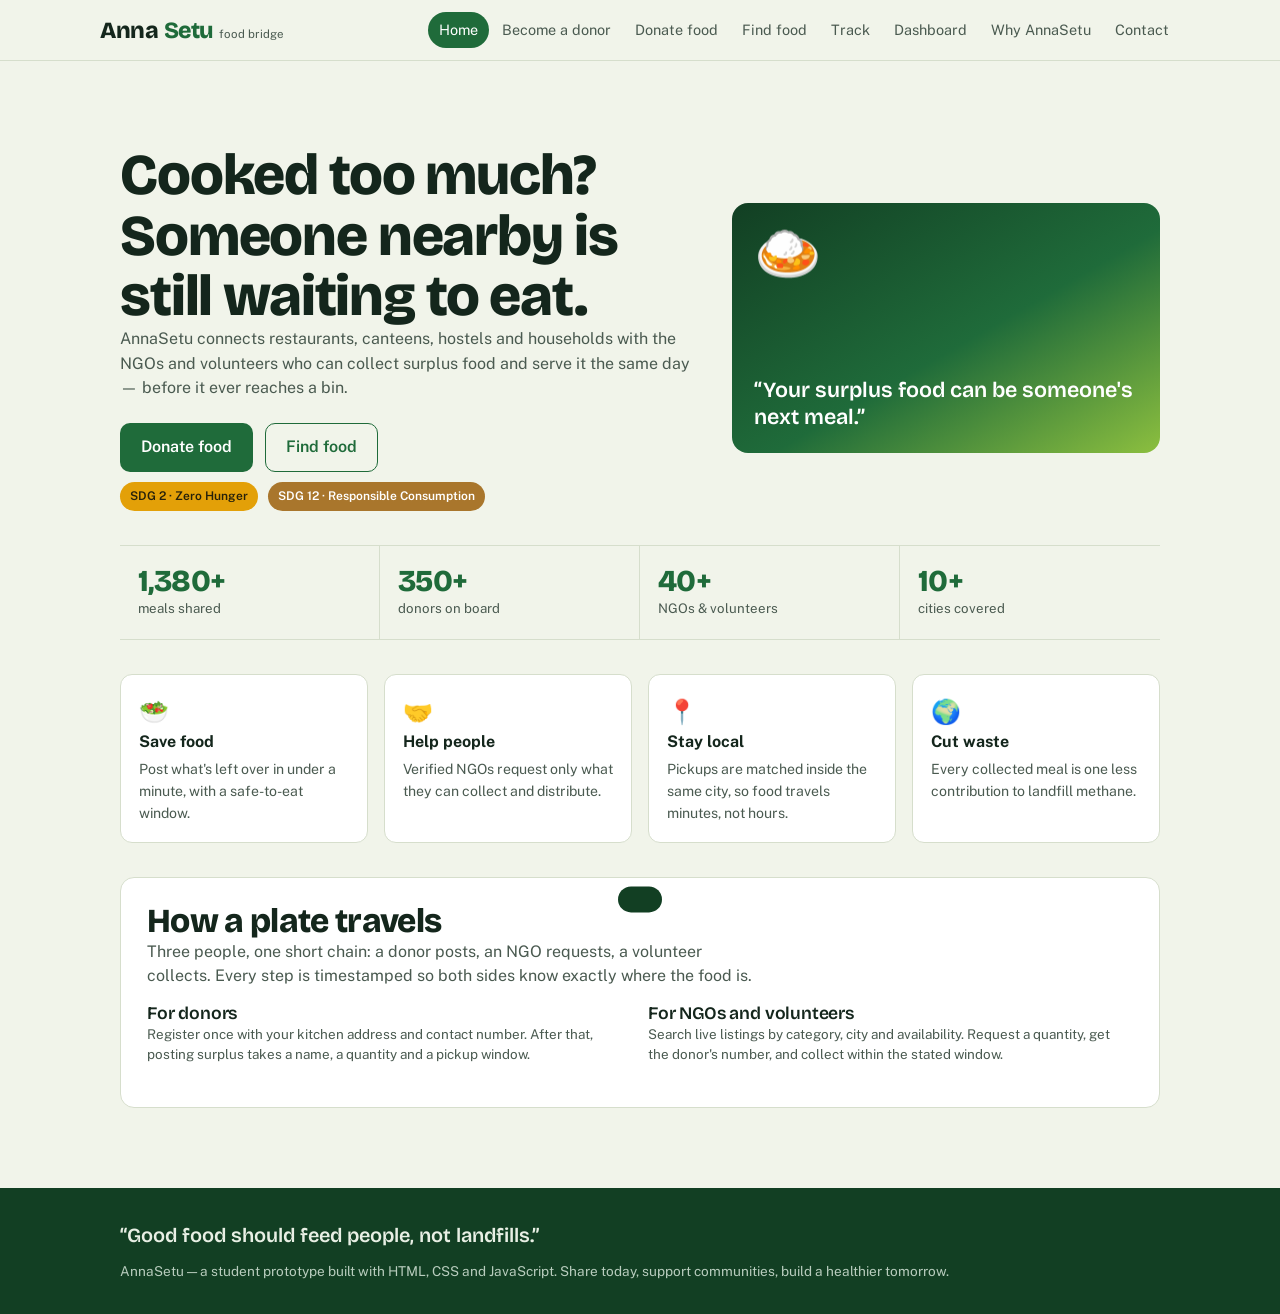
<file: index.html>
<!DOCTYPE html>
<html lang="en">
<head>
<meta charset="utf-8">
<meta name="viewport" content="width=device-width, initial-scale=1">
<title>AnnaSetu — a bridge from surplus food to a full plate</title>
<link rel="preconnect" href="https://fonts.googleapis.com">
<link rel="preconnect" href="https://fonts.gstatic.com" crossorigin>
<link href="https://fonts.googleapis.com/css2?family=Bricolage+Grotesque:opsz,wght@12..96,400;12..96,600;12..96,800&family=Public+Sans:ital,wght@0,400;0,500;0,700;1,400&display=swap" rel="stylesheet">
<link rel="stylesheet" href="style.css">
</head>
<body>

<header>
  <div class="wrap bar">
    <button class="brand" data-go="home" aria-label="AnnaSetu home">
      Anna<span>Setu</span> <small>food bridge</small>
    </button>
    <nav id="nav" aria-label="Main">
      <button data-go="home">Home</button>
      <button data-go="register">Become a donor</button>
      <button data-go="donate">Donate food</button>
      <button data-go="find">Find food</button>
      <button data-go="track">Track</button>
      <button data-go="dashboard">Dashboard</button>
      <button data-go="about">Why AnnaSetu</button>
      <button data-go="contact">Contact</button>
    </nav>
  </div>
</header>

<main class="wrap">

<!-- ===== 1. HOME ===== -->
<section id="v-home" class="view on">
  <div class="hero">
    <div>
      <h1>Cooked too much? Someone nearby is still waiting to eat.</h1>
      <p class="lede">AnnaSetu connects restaurants, canteens, hostels and households with the NGOs and volunteers who can collect surplus food and serve it the same day — before it ever reaches a bin.</p>
      <div class="cta">
        <button class="btn" data-go="donate">Donate food</button>
        <button class="btn ghost" data-go="find">Find food</button>
      </div>
      <div class="sdg">
        <span class="g2">SDG 2 · Zero Hunger</span>
        <span class="g12">SDG 12 · Responsible Consumption</span>
      </div>
    </div>
    <div class="hero-art">
      <div class="plate">🍛</div>
      <q>Your surplus food can be someone's next meal.</q>
    </div>
  </div>

  <div class="stats">
    <div class="stat"><b class="stat-num" id="s-meals">1,200+</b><small>meals shared</small></div>
    <div class="stat"><b class="stat-num" id="s-donors">350+</b><small>donors on board</small></div>
    <div class="stat"><b class="stat-num">40+</b><small>NGOs &amp; volunteers</small></div>
    <div class="stat"><b class="stat-num">10+</b><small>cities covered</small></div>
  </div>

  <div class="pillars">
    <div class="pillar"><div class="ico">🥗</div><b>Save food</b><p>Post what's left over in under a minute, with a safe-to-eat window.</p></div>
    <div class="pillar"><div class="ico">🤝</div><b>Help people</b><p>Verified NGOs request only what they can collect and distribute.</p></div>
    <div class="pillar"><div class="ico">📍</div><b>Stay local</b><p>Pickups are matched inside the same city, so food travels minutes, not hours.</p></div>
    <div class="pillar"><div class="ico">🌍</div><b>Cut waste</b><p>Every collected meal is one less contribution to landfill methane.</p></div>
  </div>

  <div class="panel">
    <h2>How a plate travels</h2>
    <p class="lede">Three people, one short chain: a donor posts, an NGO requests, a volunteer collects. Every step is timestamped so both sides know exactly where the food is.</p>
    <div class="grid2">
      <div><h3>For donors</h3><p class="meta">Register once with your kitchen address and contact number. After that, posting surplus takes a name, a quantity and a pickup window.</p></div>
      <div><h3>For NGOs and volunteers</h3><p class="meta">Search live listings by category, city and availability. Request a quantity, get the donor's number, and collect within the stated window.</p></div>
    </div>
  </div>
</section>

<!-- ===== 2. DONOR REGISTRATION ===== -->
<section id="v-register" class="view">
  <h2>Register as a donor</h2>
  <p class="lede">Join us to share surplus food and make a positive impact. Your details stay with the NGO that collects from you.</p>
  <div class="panel" style="max-width:760px">
    <form id="f-register" novalidate>
      <div class="grid2">
        <div class="field"><label for="r-name">Full name <i>*</i></label><input id="r-name" placeholder="Ravi Kumar"><div class="err">Enter your name (at least 3 letters).</div></div>
        <div class="field"><label for="r-type">Donor type <i>*</i></label>
          <select id="r-type"><option value="">Choose one</option><option>Restaurant</option><option>Canteen / Mess</option><option>Hostel</option><option>Event / Function hall</option><option>Household</option></select>
          <div class="err">Select the kind of kitchen you run.</div></div>
        <div class="field"><label for="r-phone">Phone number <i>*</i></label><input id="r-phone" inputmode="numeric" placeholder="9876543210"><div class="err">Enter a valid 10-digit Indian mobile number.</div></div>
        <div class="field"><label for="r-email">Email <i>*</i></label><input id="r-email" type="email" placeholder="ravi@example.com"><div class="err">Enter a valid email address.</div></div>
        <div class="field"><label for="r-city">City <i>*</i></label>
          <select id="r-city"><option value="">Choose a city</option><option>Vijayawada</option><option>Guntur</option><option>Mangalagiri</option><option>Visakhapatnam</option><option>Markapur</option></select>
          <div class="err">Pick the city you cook in.</div></div>
        <div class="field"><label for="r-addr">Pickup address <i>*</i></label><input id="r-addr" placeholder="MG Road, Benz Circle"><div class="err">Add a street address volunteers can find.</div></div>
      </div>
      <div class="field" style="display:flex; gap:10px; align-items:flex-start">
        <input type="checkbox" id="r-agree" style="width:auto; margin-top:4px">
        <label for="r-agree" style="margin:0; font-weight:400">I confirm the food I share will be freshly prepared, safely stored, and described honestly.</label>
      </div>
      <div class="err" id="r-agree-err">Please confirm before registering.</div>
      <button class="btn" type="submit">Register as donor</button>
    </form>
  </div>
  <p class="meta" style="margin-top:14px">Registered donors so far in this session: <b id="donor-count">0</b></p>
</section>

<!-- ===== 3. DONATE FOOD ===== -->
<section id="v-donate" class="view">
  <h2>Donate surplus food</h2>
  <p class="lede">Fill in the details of the food you want to donate. Be accurate about the consume-before time — it decides whether an NGO can safely collect it.</p>
  <div class="cols">
    <div class="panel">
      <form id="f-donate" novalidate>
        <div class="grid2">
          <div class="field"><label for="d-name">Food name <i>*</i></label><input id="d-name" placeholder="Vegetable rice"><div class="err">Name the dish.</div></div>
          <div class="field"><label for="d-cat">Category <i>*</i></label>
            <select id="d-cat"><option value="">Choose</option><option>Vegetarian</option><option>Non-vegetarian</option><option>Bakery / Fruit</option><option>Packaged</option></select>
            <div class="err">Choose a category.</div></div>
          <div class="field"><label for="d-qty">Quantity (meals) <i>*</i></label><input id="d-qty" type="number" min="1" max="2000" placeholder="30"><div class="err">Enter a number between 1 and 2000.</div></div>
          <div class="field"><label for="d-city">Pickup city <i>*</i></label>
            <select id="d-city"><option value="">Choose</option><option>Vijayawada</option><option>Guntur</option><option>Mangalagiri</option><option>Visakhapatnam</option><option>Markapur</option></select>
            <div class="err">Choose a city.</div></div>
          <div class="field"><label for="d-prep">Prepared at <i>*</i></label><input id="d-prep" type="datetime-local"><div class="err">When was it cooked?</div></div>
          <div class="field"><label for="d-before">Consume before <i>*</i></label><input id="d-before" type="datetime-local"><div class="err">Must be later than the prepared time.</div></div>
        </div>
        <div class="field"><label for="d-spot">Pickup point <i>*</i></label><input id="d-spot" placeholder="Benz Circle, Vijayawada"><div class="err">Where should volunteers come?</div></div>
        <div class="field"><label for="d-phone">Contact number <i>*</i></label><input id="d-phone" inputmode="numeric" placeholder="9876543210"><div class="err">Enter a valid 10-digit mobile number.</div></div>
        <div class="field"><label for="d-note">Anything else?</label><textarea id="d-note" placeholder="Freshly prepared. Kindly collect before 4 PM."></textarea></div>
        <button class="btn" type="submit">Post this donation</button>
      </form>
    </div>
    <div>
      <div class="panel" style="margin-bottom:16px">
        <h3>Before you post</h3>
        <ul class="tips">
          <li>Keep cooked food covered and below 5 °C or above 60 °C until pickup.</li>
          <li>Post a realistic window — most NGOs need 90 minutes to reach you.</li>
          <li>Count in meals, not vessels, so the NGO can plan distribution.</li>
          <li>Never list food that has already been served at a table.</li>
        </ul>
      </div>
      <div class="panel">
        <h3>Your posted donations</h3>
        <div id="my-donations" class="meta">Nothing posted yet in this session.</div>
      </div>
    </div>
  </div>
</section>

<!-- ===== 4. FIND FOOD ===== -->
<section id="v-find" class="view">
  <h2>Find available food</h2>
  <p class="lede">Search live listings from donors near you, then request the quantity your team can actually collect today.</p>
  <div class="filters">
    <input id="q" placeholder="Search by dish — rice, idly, fruits…" aria-label="Search food">
    <select id="f-cat" aria-label="Filter by category"><option value="">All categories</option><option>Vegetarian</option><option>Non-vegetarian</option><option>Bakery / Fruit</option><option>Packaged</option></select>
    <select id="f-city" aria-label="Filter by city"><option value="">All cities</option><option>Vijayawada</option><option>Guntur</option><option>Mangalagiri</option><option>Visakhapatnam</option><option>Markapur</option></select>
    <select id="f-status" aria-label="Filter by status"><option value="">Any status</option><option>Available</option><option>Requested</option></select>
  </div>
  <div id="results" class="list"></div>
</section>

<!-- ===== 6. TRACK ===== -->
<section id="v-track" class="view">
  <h2>Track a donation</h2>
  <p class="lede">Enter the reference you received when posting or requesting food — for example <b>AS-1001</b> — to see where it has reached.</p>
  <div class="panel" style="max-width:420px; margin-bottom:20px">
    <div class="field" style="margin:0">
      <label for="t-id">Reference number</label>
      <div style="display:flex; gap:10px">
        <input id="t-id" placeholder="AS-1001">
        <button class="btn" id="t-go" type="button">Track</button>
      </div>
      <div class="err" id="t-err">No donation found with that reference.</div>
    </div>
  </div>
  <div id="track-out"></div>
</section>

<!-- ===== 7. DASHBOARD ===== -->
<section id="v-dashboard" class="view">
  <h2>Dashboard</h2>
  <p class="lede">A live view of what has been posted, claimed and served through AnnaSetu in this session.</p>
  <div class="kpis">
    <div class="kpi"><b id="k-total" style="color:var(--leaf)">0</b><small>listings posted</small></div>
    <div class="kpi"><b id="k-avail" style="color:var(--sky)">0</b><small>still available</small></div>
    <div class="kpi"><b id="k-req" style="color:var(--turmeric)">0</b><small>requested</small></div>
    <div class="kpi"><b id="k-dist" style="color:var(--clay)">0</b><small>distributed</small></div>
  </div>
  <div class="cols">
    <div class="panel">
      <h3>Meals by stage</h3>
      <div class="chart-wrap"><svg id="chart" viewBox="0 0 440 240" role="img" aria-label="Bar chart of meals by stage"></svg></div>
    </div>
    <div>
      <div class="panel" style="margin-bottom:16px">
        <h3>Total meals shared</h3>
        <b class="stat-num" id="k-meals" style="font-size:2.6rem">0</b>
        <p class="meta" style="margin:0">Counted from every listing posted on the platform.</p>
      </div>
      <div class="panel">
        <h3>Estimated beneficiaries</h3>
        <b class="stat-num" id="k-people" style="font-size:2.6rem; color:var(--sky)">0</b>
        <p class="meta" style="margin:0">Based on collected and distributed meals reaching one person each.</p>
      </div>
    </div>
  </div>
</section>

<!-- ===== 8. ABOUT ===== -->
<section id="v-about" class="view">
  <h2>Why AnnaSetu exists</h2>
  <p class="lede">India wastes roughly a third of the food it prepares while millions go to bed hungry. The gap is rarely supply — it is the missing few kilometres and the missing few hours between a full vessel and an empty plate. AnnaSetu is that bridge.</p>
  <div class="pillars">
    <div class="pillar"><div class="ico">♻️</div><b>Reduce waste</b><p>Surplus is redirected while it is still safe to eat.</p></div>
    <div class="pillar"><div class="ico">🍽️</div><b>Feed people</b><p>NGOs get a predictable, same-day source of meals.</p></div>
    <div class="pillar"><div class="ico">🏘️</div><b>Support communities</b><p>Local donors and local volunteers, matched by city.</p></div>
    <div class="pillar"><div class="ico">🌱</div><b>Protect the planet</b><p>Less landfill, less methane, less wasted water and fuel.</p></div>
  </div>
  <div class="cols">
    <div class="panel">
      <h3>Small habits that cut waste</h3>
      <ul class="tips">
        <li>Plan meals and portion counts before you cook for a crowd.</li>
        <li>Store cooked food properly the moment service ends.</li>
        <li>Share surplus the same day instead of refrigerating it twice.</li>
        <li>Donate first, discard only as a last resort.</li>
      </ul>
    </div>
    <div class="panel">
      <h3>Who uses the platform</h3>
      <p class="meta">Restaurants and cloud kitchens after a slow evening. College messes and hostels during holidays. Function halls after weddings. Households after a festival. On the other side: registered NGOs, shelter homes and volunteer groups who can collect and distribute within hours.</p>
      <p class="meta" style="margin:0">Small actions add up. Share food, spread hope.</p>
    </div>
  </div>
</section>

<!-- ===== 9. CONTACT ===== -->
<section id="v-contact" class="view">
  <h2>Contact us</h2>
  <p class="lede">Questions, partnership requests or a bug you spotted — we read everything.</p>
  <div class="cols">
    <div class="panel">
      <form id="f-contact" novalidate>
        <div class="field"><label for="c-name">Name <i>*</i></label><input id="c-name" placeholder="Anita"><div class="err">Tell us your name.</div></div>
        <div class="field"><label for="c-email">Email <i>*</i></label><input id="c-email" type="email" placeholder="anita@example.com"><div class="err">Enter a valid email address.</div></div>
        <div class="field"><label for="c-msg">Message <i>*</i></label><textarea id="c-msg" placeholder="Great initiative! Keep going."></textarea><div class="err">Write at least 10 characters.</div></div>
        <button class="btn" type="submit">Send message</button>
      </form>
    </div>
    <div class="panel">
      <h3>Get in touch</h3>
      <div class="contact-line">✉️ hello@annasetu.example.com</div>
      <div class="contact-line">📞 +91 91234 56789</div>
      <div class="contact-line">📍 Benz Circle, Vijayawada, Andhra Pradesh</div>
      <p class="meta" style="margin-top:16px">Volunteer pickups run 9 AM – 9 PM, every day of the week. For urgent surplus after hours, call instead of writing.</p>
    </div>
  </div>
</section>

</main>

<!-- request modal -->
<div class="modal" id="modal" role="dialog" aria-modal="true" aria-labelledby="m-title">
  <div class="panel">
    <h2 id="m-title">Request food</h2>
    <p class="lede" id="m-sub"></p>
    <form id="f-request" novalidate>
      <div class="grid2">
        <div class="field"><label for="m-name">Your name <i>*</i></label><input id="m-name" placeholder="Suresh"><div class="err">Enter your name.</div></div>
        <div class="field"><label for="m-org">Organisation <i>*</i></label><input id="m-org" placeholder="Helping Hands NGO"><div class="err">Enter your NGO or group name.</div></div>
        <div class="field"><label for="m-phone">Phone number <i>*</i></label><input id="m-phone" inputmode="numeric" placeholder="9123456780"><div class="err">Enter a valid 10-digit mobile number.</div></div>
        <div class="field"><label for="m-qty">Quantity needed <i>*</i></label><input id="m-qty" type="number" min="1" placeholder="30"><div class="err" id="m-qty-err">Enter a quantity within what the donor listed.</div></div>
      </div>
      <div class="field"><label for="m-when">Pickup date &amp; time <i>*</i></label><input id="m-when" type="datetime-local"><div class="err">Choose when you will collect.</div></div>
      <div class="field"><label for="m-purpose">Purpose <i>*</i></label><textarea id="m-purpose" placeholder="Distribution to homeless people in Vijayawada."></textarea><div class="err">Tell the donor where this food will go.</div></div>
      <div style="display:flex; gap:10px">
        <button class="btn" type="submit">Submit request</button>
        <button class="btn ghost" type="button" id="m-cancel">Cancel</button>
      </div>
    </form>
  </div>
</div>

<div class="toast" id="toast" role="status" aria-live="polite"></div>

<footer>
  <div class="wrap">
    <q>Good food should feed people, not landfills.</q>
    <p>AnnaSetu — a student prototype built with HTML, CSS and JavaScript. Share today, support communities, build a healthier tomorrow.</p>
  </div>
</footer>

<script src="script.js"></script>
</body>
</html>
</file>
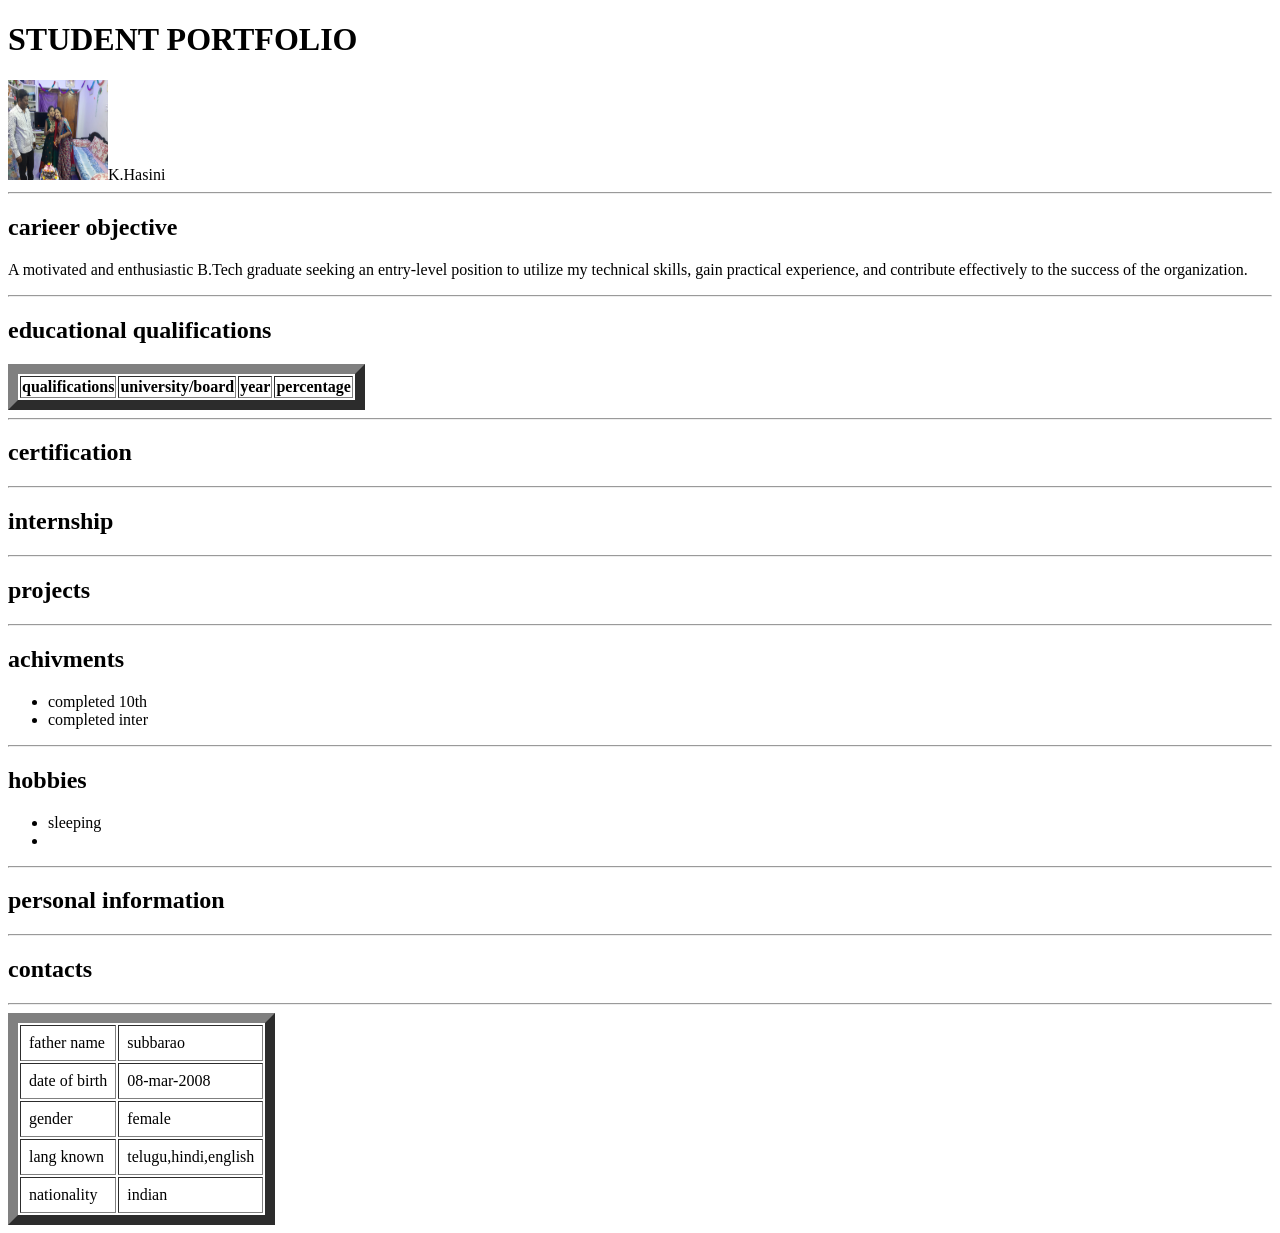
<file: student portfolio v1.html>
<!DOCTYPE html>
<html>
    <head>
         <title>student portfolis</title>
    </head>
    <body>
        <h1>STUDENT PORTFOLIO</h1>

        <img src="images/ha.haas.jpg" alt="photo" width="100" height="100"
        
        <hr2>K.Hasini</hr2>
        <hr>
        <h2>carieer objective </h2>
        <p> A motivated and enthusiastic B.Tech graduate seeking an entry-level position to utilize my technical skills, gain practical experience, and contribute effectively to the success of the organization. </p>
        <hr>
        <h2>educational qualifications</h2>
        <table border="10"> 
            <tr bgcolour="lightblue"> 
                <th>qualifications</th>

                <Th>university/board</Th>

                <th>year</th>

                <Th>percentage</Th>
            </tr>
        </table>
        <hr>
        <h2>certification</h2>

        <hr>
        <h2>internship</h2>
        <hr>
        <h2>projects</h2>
        <hr>
        <h2>achivments</h2>
        <ul>
            <li>completed 10th</li>
            <li>completed inter</li>
        </ul>
        <hr>
        <h2>hobbies</h2>
        <ul>
            <li>sleeping</li>
            <li></li>
        </ul>
        <hr>
        <h2>personal information</h2>
        <table border="10" cellpadding="8"
        <tr>
            <td>father name</td>
            <td>subbarao</td>
        </tr>
        <tr>
            <td>date of birth</td>
            <td>08-mar-2008</td>
        </tr>
        <tr>
            <td>gender</td>
            <td>female</td>
        </tr>
        <tr>
            <td>lang known</td>
            <td>telugu,hindi,english</td>
        </tr>
        <tr> 
            <td>nationality</td>
            <td>indian</td>
        </tr>
        <hr>
        <h2>contacts</h2>
        <hr>
    </body>
</html>
</file>
<file: style.css>
:root{
  --paper:#F1F4EA;
  --card:#FFFFFF;
  --ink:#14261C;
  --ink-soft:#4A5A50;
  --line:#D6DECC;
  --leaf:#1F6B3A;
  --leaf-deep:#123F23;
  --lime:#8CBF3F;
  --turmeric:#E3A008;
  --clay:#B5452F;
  --sky:#2E6F8E;
  --shadow:0 1px 0 var(--line);
  --r:10px;
}
@media (prefers-color-scheme: dark){
  :root:not([data-theme="light"]){
    --paper:#101711;
    --card:#18211A;
    --ink:#E8EFE4;
    --ink-soft:#A3B3A6;
    --line:#2C3A2F;
    --leaf:#5FA86F;
    --leaf-deep:#8CBF3F;
    --lime:#8CBF3F;
    --turmeric:#E8B341;
    --clay:#D9765F;
    --sky:#72B0CB;
  }
}
:root[data-theme="dark"]{
  --paper:#101711; --card:#18211A; --ink:#E8EFE4; --ink-soft:#A3B3A6;
  --line:#2C3A2F; --leaf:#5FA86F; --leaf-deep:#8CBF3F; --lime:#8CBF3F;
  --turmeric:#E8B341; --clay:#D9765F; --sky:#72B0CB;
}
*{box-sizing:border-box}
html{scroll-behavior:smooth}
body{
  margin:0; background:var(--paper); color:var(--ink);
  font-family:"Public Sans", "Segoe UI", Helvetica, Arial, sans-serif;
  font-size:16px; line-height:1.55; -webkit-font-smoothing:antialiased;
}
h1,h2,h3,.brand,.stat-num{font-family:"Bricolage Grotesque","Public Sans",sans-serif; font-weight:800; letter-spacing:-.02em; line-height:1.05; margin:0}
h1{font-size:clamp(2.2rem,6vw,3.6rem)}
h2{font-size:clamp(1.5rem,3.4vw,2.1rem)}
h3{font-size:1.1rem; font-weight:600; letter-spacing:-.01em}
p{margin:0 0 1rem}
a{color:var(--leaf)}
:focus-visible{outline:3px solid var(--turmeric); outline-offset:2px; border-radius:4px}
.wrap{max-width:1080px; margin:0 auto; padding:0 20px}

/* ---------- header ---------- */
header{position:sticky; top:0; z-index:40; background:var(--paper); border-bottom:1px solid var(--line)}
.bar{display:flex; align-items:center; gap:18px; padding:12px 0; flex-wrap:wrap}
.brand{font-size:1.45rem; display:flex; align-items:baseline; gap:.35rem; cursor:pointer; background:none; border:0; color:var(--ink); padding:0}
.brand span{color:var(--leaf)}
.brand small{font-family:"Public Sans",sans-serif; font-weight:400; font-size:.72rem; color:var(--ink-soft); letter-spacing:0}
nav{display:flex; gap:2px; flex-wrap:wrap; margin-left:auto}
nav button{
  font:inherit; font-size:.9rem; background:none; border:0; color:var(--ink-soft);
  padding:7px 11px; border-radius:99px; cursor:pointer;
}
nav button:hover{color:var(--ink); background:rgba(31,107,58,.09)}
nav button[aria-current="page"]{background:var(--leaf); color:#fff}

/* ---------- buttons / forms ---------- */
.btn{
  font:inherit; font-weight:600; cursor:pointer; border:1px solid transparent;
  border-radius:var(--r); padding:11px 20px; background:var(--leaf); color:#fff;
}
.btn:hover{background:var(--leaf-deep)}
:root[data-theme="dark"] .btn:hover, :root:not([data-theme="light"]) .btn:hover{color:#0e1510}
.btn.ghost{background:transparent; color:var(--leaf); border-color:var(--leaf)}
.btn.ghost:hover{background:rgba(31,107,58,.1); color:var(--leaf)}
.btn.small{padding:6px 14px; font-size:.85rem; border-radius:99px}
.btn:disabled{opacity:.5; cursor:not-allowed}
label{display:block; font-size:.82rem; font-weight:600; color:var(--ink-soft); margin-bottom:5px}
label i{color:var(--clay); font-style:normal}
input,select,textarea{
  font:inherit; width:100%; padding:10px 12px; border:1px solid var(--line);
  border-radius:8px; background:var(--card); color:var(--ink);
}
textarea{min-height:82px; resize:vertical}
.grid2{display:grid; grid-template-columns:1fr 1fr; gap:16px}
.field{margin-bottom:16px}
.err{color:var(--clay); font-size:.78rem; margin-top:4px; display:none}
.field.bad input,.field.bad select,.field.bad textarea{border-color:var(--clay)}
.field.bad .err{display:block}

.panel{background:var(--card); border:1px solid var(--line); border-radius:14px; padding:26px}
.view{display:none; padding:38px 0 60px}
.view.on{display:block}
.lede{color:var(--ink-soft); max-width:62ch}

/* ---------- home ---------- */
.hero{display:grid; grid-template-columns:1.15fr .85fr; gap:34px; align-items:center; padding:46px 0 34px}
.hero-art{
  border-radius:16px; padding:22px; color:#fff; min-height:250px;
  background:linear-gradient(150deg,var(--leaf-deep),var(--leaf) 55%,var(--lime));
  display:flex; flex-direction:column; justify-content:space-between;
}
.hero-art q{font-family:"Bricolage Grotesque",sans-serif; font-size:1.35rem; font-weight:600; line-height:1.25}
.plate{font-size:3.4rem; line-height:1}
.hero .cta{display:flex; gap:12px; flex-wrap:wrap; margin-top:22px}
.stats{display:grid; grid-template-columns:repeat(4,1fr); gap:0; border-top:1px solid var(--line); border-bottom:1px solid var(--line)}
.stat{padding:20px 18px; border-right:1px solid var(--line)}
.stat:last-child{border-right:0}
.stat-num{font-size:1.9rem; color:var(--leaf)}
.stat small{display:block; color:var(--ink-soft); font-size:.83rem}
.pillars{display:grid; grid-template-columns:repeat(4,1fr); gap:16px; margin:34px 0}
.pillar{background:var(--card); border:1px solid var(--line); border-radius:12px; padding:18px}
.pillar b{display:block; margin-bottom:4px}
.pillar p{font-size:.88rem; color:var(--ink-soft); margin:0}
.ico{font-size:1.5rem}
.sdg{display:flex; gap:10px; flex-wrap:wrap; margin-top:10px}
.sdg span{font-size:.75rem; font-weight:600; padding:5px 10px; border-radius:99px; color:#fff}
.sdg .g2{background:var(--turmeric); color:#26210b}
.sdg .g12{background:#A9762C}

/* ---------- listings ---------- */
.filters{display:grid; grid-template-columns:2fr 1fr 1fr 1fr; gap:12px; margin-bottom:22px}
.list{display:grid; gap:12px}
.item{
  display:grid; grid-template-columns:64px 1fr auto; gap:16px; align-items:center;
  background:var(--card); border:1px solid var(--line); border-left:4px solid var(--leaf);
  border-radius:12px; padding:14px 16px;
}
.item.taken{border-left-color:var(--turmeric)}
.thumb{font-size:2rem; text-align:center}
.meta{font-size:.84rem; color:var(--ink-soft)}
.tag{font-size:.72rem; font-weight:700; padding:3px 9px; border-radius:99px; background:rgba(31,107,58,.12); color:var(--leaf)}
.tag.req{background:rgba(181,69,47,.14); color:var(--clay)}
.tag.veg{background:rgba(140,191,63,.2); color:var(--leaf-deep)}
.right{display:flex; flex-direction:column; align-items:flex-end; gap:8px}
.empty{padding:34px; text-align:center; color:var(--ink-soft); border:1px dashed var(--line); border-radius:12px}

/* ---------- tracking ---------- */
.steps{list-style:none; padding:0; margin:0}
.steps li{display:grid; grid-template-columns:30px 1fr; gap:14px; padding-bottom:22px; position:relative}
.steps li::before{content:""; position:absolute; left:14px; top:28px; bottom:0; width:2px; background:var(--line)}
.steps li:last-child{padding-bottom:0}
.steps li:last-child::before{display:none}
.dot{width:28px; height:28px; border-radius:50%; border:2px solid var(--line); display:grid; place-items:center; font-size:.8rem; color:var(--ink-soft); background:var(--card)}
.done .dot{background:var(--leaf); border-color:var(--leaf); color:#fff}
.now .dot{border-color:var(--turmeric); color:var(--turmeric); font-weight:700}
.steps b{display:block}
.steps span{font-size:.82rem; color:var(--ink-soft)}

/* ---------- dashboard ---------- */
.kpis{display:grid; grid-template-columns:repeat(4,1fr); gap:14px; margin-bottom:22px}
.kpi{background:var(--card); border:1px solid var(--line); border-radius:12px; padding:16px; text-align:center}
.kpi b{font-family:"Bricolage Grotesque",sans-serif; font-size:2rem; display:block; line-height:1.1}
.kpi small{color:var(--ink-soft); font-size:.8rem}
.chart-wrap{overflow-x:auto}
svg{max-width:100%; height:auto}

/* ---------- about / contact ---------- */
.cols{display:grid; grid-template-columns:1fr 1fr; gap:24px}
.tips{list-style:none; padding:0; margin:0}
.tips li{padding:8px 0 8px 26px; position:relative; border-bottom:1px solid var(--line)}
.tips li::before{content:"✓"; position:absolute; left:0; color:var(--leaf); font-weight:700}
.tips li:last-child{border-bottom:0}
.contact-line{display:flex; gap:10px; padding:8px 0; font-size:.92rem; color:var(--ink-soft)}

/* ---------- modal + toast ---------- */
.modal{position:fixed; inset:0; background:rgba(10,20,14,.55); display:none; place-items:center; padding:20px; z-index:60}
.modal.on{display:grid}
.modal .panel{max-width:520px; width:100%; max-height:88vh; overflow:auto}
.toast{
  position:fixed; left:50%; bottom:24px; transform:translateX(-50%) translateY(140%);
  background:var(--leaf-deep); color:#fff; padding:13px 22px; border-radius:99px;
  font-weight:600; z-index:80; transition:transform .28s ease; max-width:90vw;
}
.toast.on{transform:translateX(-50%) translateY(0)}
@media (prefers-reduced-motion: reduce){.toast{transition:none} html{scroll-behavior:auto}}

footer{background:var(--leaf-deep); color:#E8EFE4; padding:32px 0; margin-top:20px}
footer q{font-family:"Bricolage Grotesque",sans-serif; font-size:1.25rem; font-weight:600}
footer p{color:#B9CDBE; font-size:.85rem; margin:10px 0 0}

@media (max-width:860px){
  .hero,.cols,.grid2{grid-template-columns:1fr}
  .pillars,.kpis{grid-template-columns:1fr 1fr}
  .stats{grid-template-columns:1fr 1fr}
  .stat:nth-child(2){border-right:0}
  .stat:nth-child(1),.stat:nth-child(2){border-bottom:1px solid var(--line)}
  .filters{grid-template-columns:1fr 1fr}
  .item{grid-template-columns:44px 1fr; }
  .right{grid-column:1/-1; flex-direction:row; align-items:center; justify-content:space-between}
  nav{margin-left:0; width:100%; overflow-x:auto}
}
</file>
